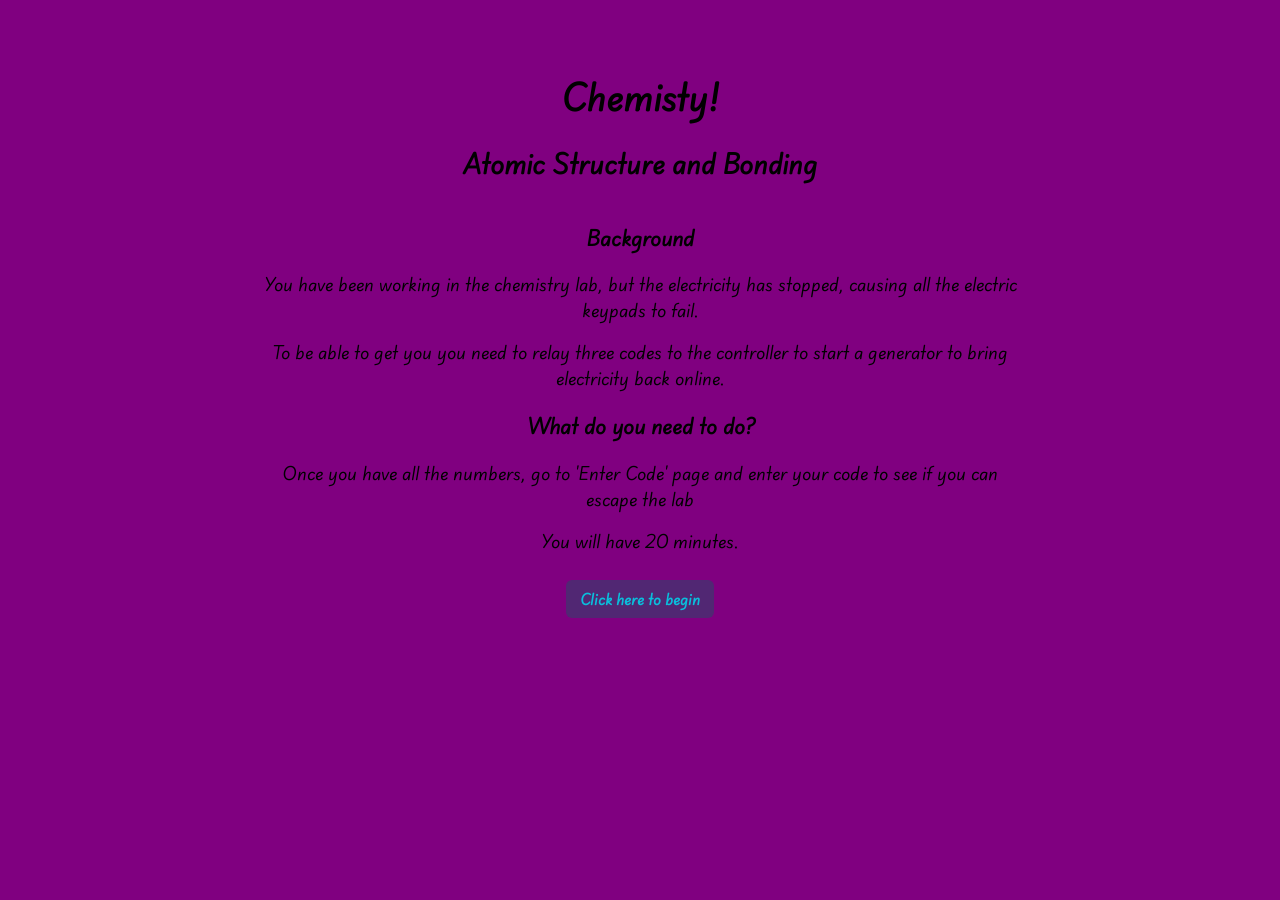
<file: index.html>
<!DOCTYPE html>
<html lang="en">

<head>
  <meta charset="UTF-8" />
  <meta name="viewport" content="width=device-width, initial-scale=1.0" />
  <script src="landingpage.js" defer></script>
  <title>Chemistry</title>

  <link rel="stylesheet" href="escape-room.css">
</head>

<body>
  <header class="title">
    <h1>Chemisty! </h1>
    <h2>Atomic Structure and Bonding</h2>
  </header>

  <div id="main">
    <h3>Background</h3>
    <p>You have been working in the chemistry lab, but the electricity has stopped, causing all the electric keypads to fail.</p>
    <p>To be able to get you you need to relay three codes to the controller to start a generator to bring electricity back online.</p>
    <h3>What do you need to do?</h3>
    <p>Once you have all the numbers, go to 'Enter Code' page and enter your code to see if you can escape the lab</p>
    <p>You will have 20 minutes.</p>
  </div>

  <button class="startBtn" id="startBtn">Click here to begin</button>


</body>

</html>
</file>
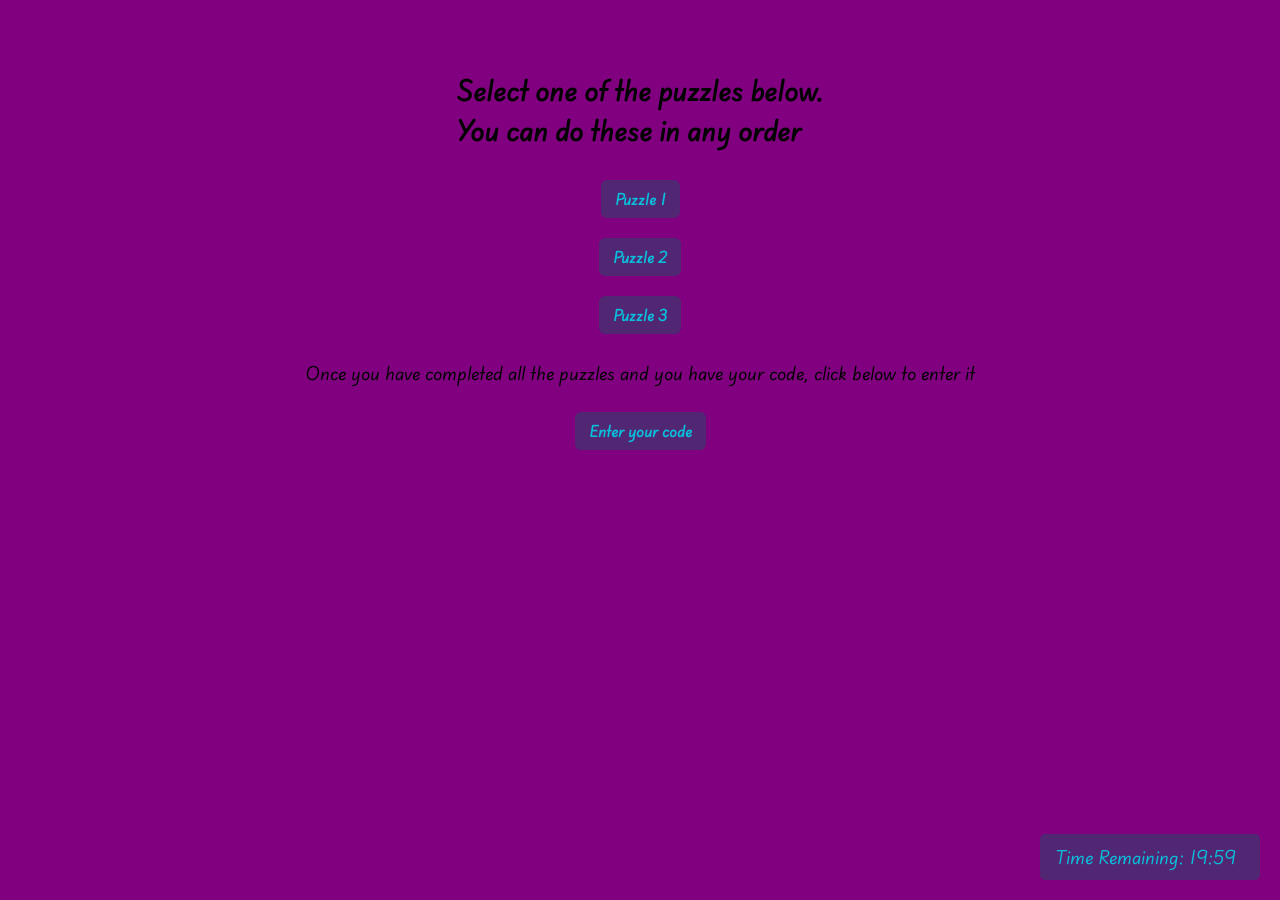
<file: contents.html>
<!DOCTYPE html>
<html lang="en">

<head>
  <meta charset="UTF-8" />
  <meta name="viewport" content="width=device-width, initial-scale=1.0" />
  <script src="contentspage.js" defer></script>
  <title>Puzzle Selector</title>


  <link rel="stylesheet" href="escape-room.css?v=2">
</head>

<body>
  <h2>Select one of the puzzles below.<br>
    You can do these in any order</h2>

  <button class="puz-btn" id="btn1">Puzzle 1</button>
  <button class="puz-btn" id="btn2">Puzzle 2</button>
  <button class="puz-btn" id="btn3">Puzzle 3</button>
  <!-- <button class="puz-btn" id="btn4">Puzzle 4</button> -->

  <p>Once you have completed all the puzzles and you have your code, click below to enter it</p>


  <button class="enter_btn" id="enter_btn">Enter your code</button>

  <div id="timer-container">
    Time Remaining: <span id="timer-display">20:00</span>
  </div>

  <div id="timeOverlay" class="overlay">
      <div class="overlay-content">
        <h1>Time is up!</h1>
        
      </div>
    </div>

</body>
</file>
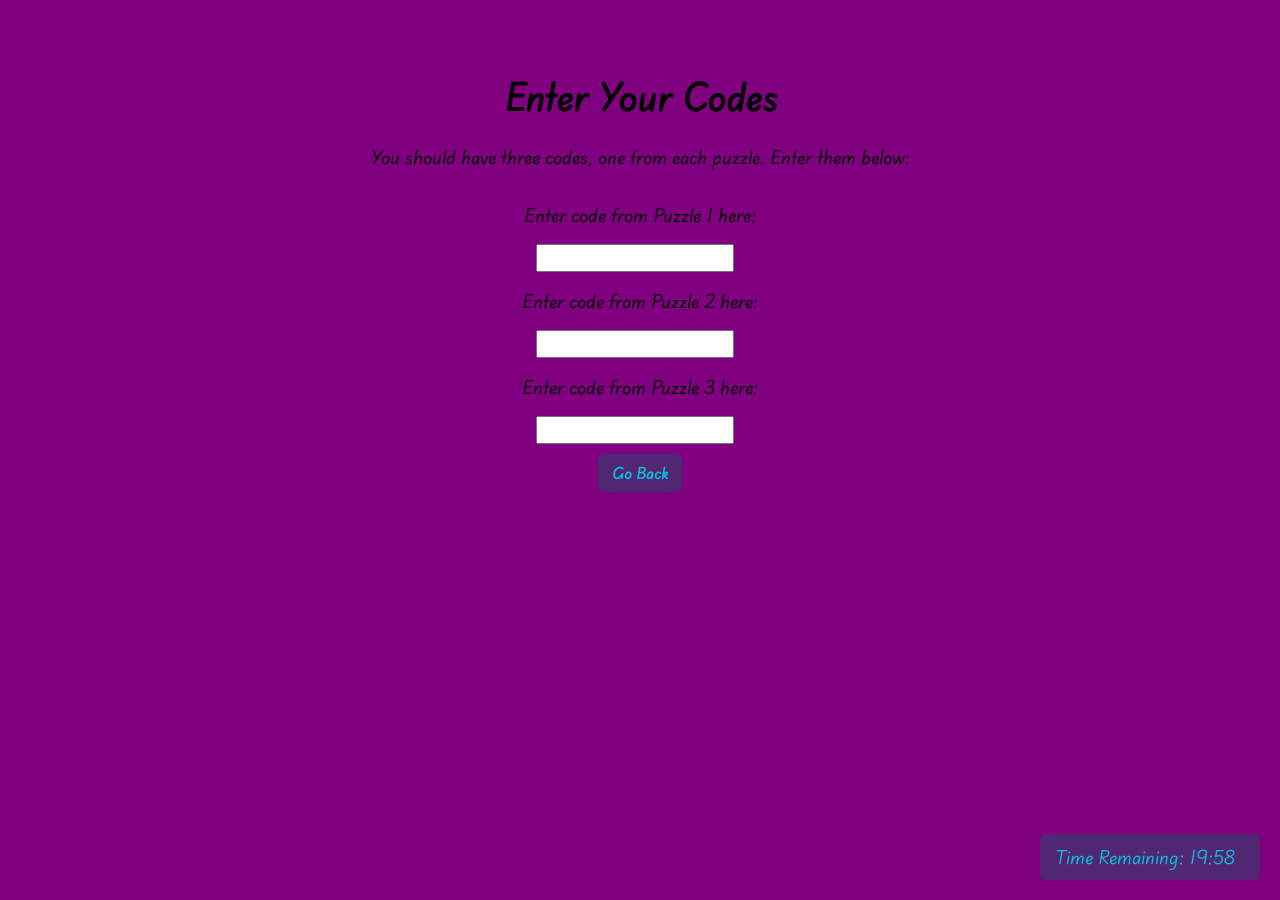
<file: entercode.html>
<!DOCTYPE html>
<html lang="en">

<head>
  <meta charset="UTF-8" />
  <meta name="viewport" content="width=device-width, initial-scale=1.0" />
  <script src="entercode.js" defer></script>
  <title>Enter Code</title>


  <link rel="stylesheet" href="escape-room.css?v=2">
</head>

<body>
  <h1>Enter Your Codes</h1>
  <p>You should have three codes, one from each puzzle. Enter them below:</p>

  <p>Enter code from Puzzle 1 here:</p>
  <span class="input-wrap">
    <input type="tel" id="numOne" maxlength="2">
    <span id="status-numOne" class="status"></span>
  </span>

  <p>Enter code from Puzzle 2 here:</p>
  <span class="input-wrap">
    <input type="tel" id="numTwo" maxlength="2">
    <span id="status-numTwo" class="status"></span>
  </span>

  <p>Enter code from Puzzle 3 here:</p>
  <span class="input-wrap">
    <input type="tel" id="numThree" maxlength="2">
    <span id="status-numThree" class="status"></span>
  </span>

  <div id="congratsOverlay" class="overlay">
    <div class="overlay-content">
      <h1>You have solved all the puzzles correctly!</h1>

      <img class="fireworks" src="Images/fireworks.gif" alt="Fireworks animation">

      <p>Congratulations, you can leave the chemistry lab</p>
    </div>
  </div>



  <!-- <input type="tel" id="numFour" maxlength="2"> -->

  <!-- <button id="Check">Check Code</button> -->

  <button class="back" id="backButton">Go Back</button>
  <div id="timer-container">
    Time Remaining: <span id="timer-display">20:00</span>

    <div id="timeOverlay" class="overlay">
      <div class="overlay-content">
        <h1>Time is up!</h1>
        <p>Please hand the tablet back to the educator or front desk.</p>
      </div>
    </div>
    
</body>
</file>
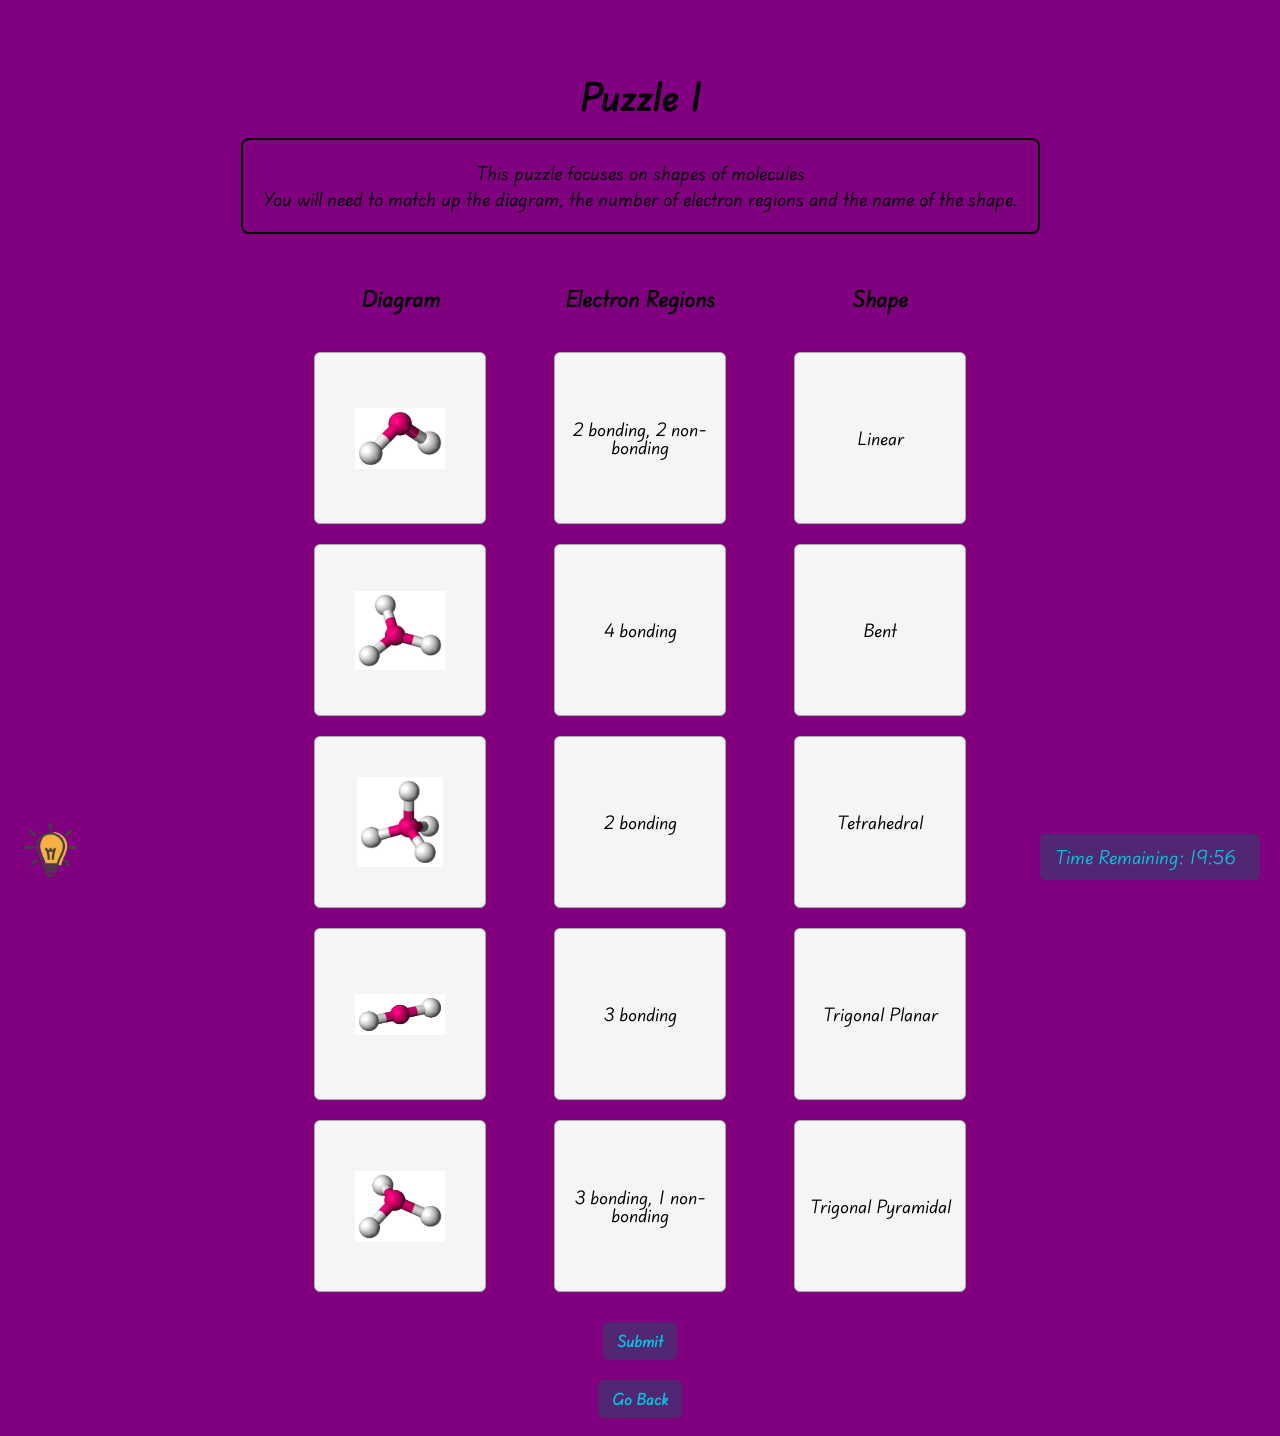
<file: puzzle1.html>
<!DOCTYPE html>
<html lang="en">

<head>
  <meta charset="UTF-8">
  <meta name="viewport" content="width=device-width, initial-scale=1.0">
  <link rel="stylesheet" href="escape-room.css?v=2">
  <script src="puzz1.js" defer></script>
  <title>Puzzle 1</title>
</head>

<body>

  <h1>Puzzle 1</h1>

  <p class="description">
    This puzzle focuses on shapes of molecules<br>
    You will need to match up the diagram, the number of electron regions and the name of the shape.
  </p>

  <div class="game-container">
    <div class="column" id="pictures">
      <h3>Diagram</h3>
    </div>
    <div class="column" id="descriptions">
      <h3>Electron Regions</h3>
    </div>
    <div class="column" id="names">
      <h3>Shape</h3>
    </div>
  </div>

  <div id="result"></div>
  <button id="submitBtn">Submit</button>

  <!-- Elements that must appear ABOVE overlays -->
  <div id="number"></div>
  <button class="back" id="backButton">Go Back</button>

  <img id="hintBtn" src="Images/Hint.png" class="hintBtn" style="cursor: pointer;">
  <div id="hint">
    These are all to do with shapes.  Remember CRABSA to work out the shape.
  </div>

  <div id="timer-container">
    Time Remaining: <span id="timer-display">20:00</span>
  </div>

  <!-- OVERLAYS MUST BE INSIDE BODY -->
  <div id="overlay"></div>

  <div id="timeOverlay" class="overlay">
    <div class="overlay-content">
      <h1>Time is up!</h1>
    </div>
  </div>

</body>
</html>
</file>
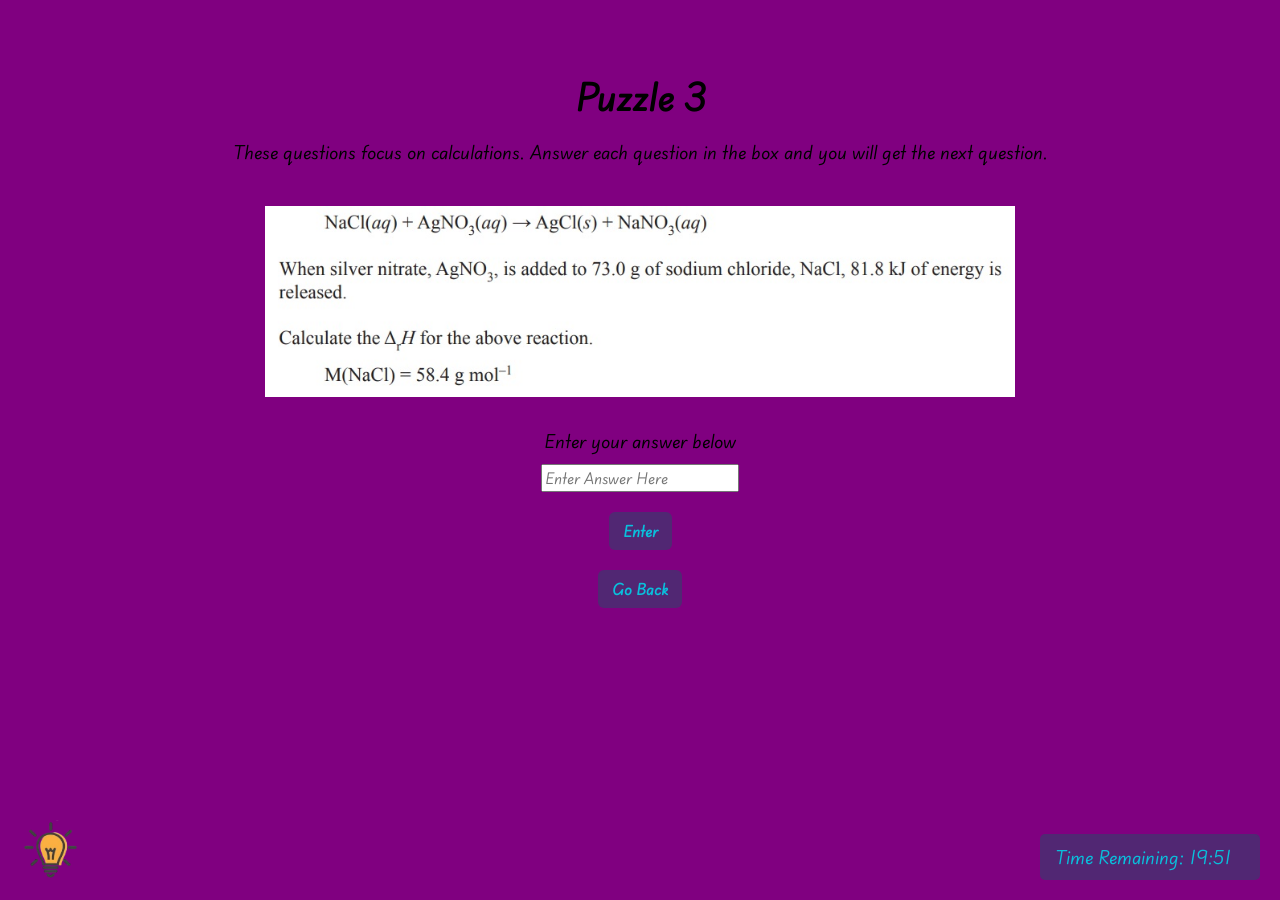
<file: puzzle3.html>
<!DOCTYPE html>
<html lang="en">

<head>
  <meta charset="UTF-8" />
  <meta name="viewport" content="width=device-width, initial-scale=1.0" />
  <title>Puzzle Three</title>

  <script src="puzz3.js" defer></script>
  <link rel="stylesheet" href="escape-room.css?v=2">
</head>

<body>

  <div class="inst">
    <h1>Puzzle 3</h1>

  <p>These questions focus on calculations.  Answer each question in the box and you will get the next question.<p></p>
  </div>
  
  <!-- <div class="image-row"> 
    <img id="compass" src="Images/calc1.jpg"> 
    </div>  -->

  <div id="Qtn1">
    <img id="compass" src="Images/calc1.jpg"> 
   <div class="center-wrap"> Enter your answer below <input id="ans1" type="text" placeholder="Enter Answer Here"> <button id="ent1">Enter</button> </div>
  </div>

  <div id="Qtn2" style="display:none;">
    <img id="compass" src="Images/bonds.jpg"> 
       <div class="center-wrap">Enter your answer below<input id="ans2" type="text" placeholder="Enter Answer Here">
    <button id="ent2">Enter</button></div>
  </div>

  <div id="Qtn3" style="display:none;">
    <img id="compass" src="Images/rocket.jpg">     
    <div class="center-wrap"> Enter your answer below<input id="ans3" type="text" placeholder="Enter Answer Here">
    <button id="ent3">Enter</button></div>

  </div>

  <img id="hintBtn" src="Images/Hint.png" style="cursor: pointer;" class="hintBtn">

  <div id="number"></div>

   <div id="hint"> \
    
  </div>


  <button class="back" id="backButton">Go Back</button>
  <div id="overlay"></div>

  <div id="timer-container">
    Time Remaining: <span id="timer-display">20:00</span>
  </div>

  <div id="timeOverlay" class="overlay">
      <div class="overlay-content">
        <h1>Time is up!</h1>
      </div>
    </div>
</body>
</file>
<file: escape-room.css>
body {
  background: purple !important;
}

#timer-container {
  position: fixed;
  /* Makes it stay in the same spot even when scrolling */
  bottom: 20px;
  /* 20 pixels from the bottom of the page */
  right: 20px;
  /* 20 pixels from the right of the page */
  background-color: #512773;
  color: #0abfdc;
  padding: 10px 15px;
  border-radius: 5px;
  z-index: 10000;
  /* Ensures it is above other content */
  font-family: myFont;
  width: 190px;
  
}

.description {
  width: auto;
  margin: 10px;
  padding: 20px;
  border: 2px solid black;
  text-align: center;
  border-radius: 8px;
}


body {
  font-family: Arial, sans-serif;
  background: #f4f4f4;
  margin-top: 50px;
  padding: 0;
  display: flex;
  flex-direction: column;
  align-items: center;
}

h1 {
  margin-top: 20px;
  margin-bottom: 5px;
}

#subtitle {
  margin-bottom: 20px;
  color: #020000;
}

#game-container {
  max-width: 600px;
  width: 100%;
  padding: 10px;
  box-sizing: border-box;
}

#grid {
  display: grid;
  grid-template-columns: repeat(4, 1fr);
  gap: 10px;
  margin-bottom: 20px;
}


.card {
  background: white;
  border: 2px solid #ccc;
  border-radius: 8px;
  padding: 15px;
  text-align: center;
  cursor: pointer;
  user-select: none;
  transition: transform 0.1s, border-color 0.2s, background-color 0.2s;
}

.card:hover {
  transform: translateY(-2px);
  border-color: #999;
}



.card.selected {
  border-color: #0077ff;
  background-color: #e6f0ff;
}

.card.solved {
  cursor: default;
  border-color: #444;
  background-color: #ddd;
  color: #333;
}

#controls {
  display: flex;
  justify-content: space-between;
  align-items: center;
  margin-bottom: 15px;
  gap: 10px;
  flex-wrap: wrap;
}

/* Tablet portrait: 600â€“1024px width, portrait orientation */
@media (min-width: 800px) and (max-width: 1340px) and (orientation: portrait) {

  #grid {
    grid-template-columns: repeat(4, 1fr); /* still 4x4 */
    margin: 25px;
  }

  .card {
    height: 75px;        /* taller cards */
    padding: 10px;        /* slightly tighter padding */
    font-size: 0.8rem;    /* smaller text */
    display: flex;
    justify-content: center;
    align-items: center;
  }
}


#status {
  font-size: 0.95rem;
  color: #333;
}

#message {
  margin-top: 5px;
  min-height: 1.2em;
}

button {
  padding: 8px 14px;
  border-radius: 6px;
  border: none;
  cursor: pointer;
  background-color: #512773;
  color: #0abfdc;
  font-weight: bold;
  transition: background-color 0.2s, transform 0.1s, opacity 0.2s;
  height: auto;
  width: auto;
  margin: 10px;
  /* adds space between buttons */
}

button:hover {
  transform: translateY(-2px);
}

button:disabled {
  opacity: 0.5;
  cursor: not-allowed;
  transform: none;
}

#found-groups {
  margin-top: 10px;
}

.group-row {
  background: #fff;
  border-radius: 8px;
  padding: 8px 10px;
  margin-bottom: 8px;
  /* border-left: 5px solid #0077ff; */
  font-size: 0.95rem;
}

.group-title {
  font-weight: bold;
}

.group-items {
  font-size: 0.9rem;
  color: #555;
}

#attempts-remaining {
  font-weight: bold;
}

@media (max-width: 500px) {
  .card {
    padding: 10px;
    font-size: 0.9rem;
  }
}

.game-container {
  display: flex;
  justify-content: center;      /* center the 3 columns */
  align-items: flex-start;
  gap: 40px;                    /* default spacing */
  width: 100%;
  max-width: 900px;             /* keeps centered under .description */
  margin: 0 auto;
  padding: 20px 0;
}

.column {
  display: flex;
  flex-direction: column;
  align-items: center;
  gap: 20px;

  width: 200px;                 
  flex-shrink: 0;              
}

 .item {
  width: 150px;
  height: 150px;
  border: 1px solid #aaa;
  padding: 10px;
  background: #f5f5f5;
  border-radius: 6px;

  display: flex;
  flex-direction: column;
  justify-content: center;
  align-items: center;

  text-align: center;
  overflow-wrap: break-word;
  word-wrap: break-word;
  hyphens: auto;

  /* NEW: auto-shrink text so it always fits */
  font-size: clamp(0.7rem, 1.2vw, 1rem);
  line-height: 1.2;
}

.item img {
width: 90px;
height: 90px;
object-fit: contain; /* shows the whole image */
border-radius: 4px;
}



@media (orientation: portrait) and (max-width: 1100px) {
  .game-container {
    max-width: 750px;   /* slightly narrower overall */
    gap: 25px;          /* reduced spacing but still visible */
  }

  .column {
    width: 170px;       /* slightly narrower columns */
  }

  .item {
    width: 140px;
    height: 140px;
    font-size: clamp(0.65rem, 1.8vw, 0.9rem);
  }

  .item img {
    width: 115px;
    height: 115px;
  }
}



.item.selected {
  border: 3px solid #4CAF50;
  background-color: #e8ffe8;
  transform: scale(1.05);
  z-index: 10;

}

.item.locked {
  opacity: 0.4;
  pointer-events: none;
  background-color: #ccc;
  border: 2px solid #999;
}

#hintBtn {
  position: fixed;
  bottom: 20px;
  left: 20px;
  width: 60px;
  height: 60px;
  cursor: pointer;
  z-index: 1000;
}

#hint {
  position: fixed;
  bottom: 20px;
  left: 100px;
  /* appears to the right of the button */
  background: #f0f0f0;
  /* border-left: 4px solid #4a90e2; */
  padding: 20px 20px 20px 35px;
  display: none;
  max-width: 300px;
  border-radius: 6px;
  z-index: 999999;
}


@font-face {
  font-family: myFont;
  src: url(PlaywriteNZBasic-VariableFont_wght.ttf);
}

* {
  font-family: myFont, Arial, Helvetica, sans-serif;
}

.image-row {
  display: flex;
  align-items: center;
  gap: 100px;
}

#compass {
  height: auto;
  width: 750px;
  padding-bottom: 25px;
  padding-top: 25px;
}

@media (orientation: portrait) and (max-width: 1100px) {
  #compass {
    width: 90%;        /* scales with screen width */
    max-width: 500px;  /* prevents it from getting too large */
    padding-top: 20px;
    padding-bottom: 20px;
  }
}


.center-wrap {
  display: flex;
  flex-direction: column;
  align-items: center;
  gap: 10px;
}

#ans2 {
  width: 200px;
}

.inst {
  text-align: center;
}

#Qtn1 {
  text-align: center;
}

#Qtn2 {
  text-align: center;
}

#Qtn3 {
  text-align: center;
}

#main {
  text-align: center;
  padding-left: 20%;
  padding-right: 20%;
}

.title {
  text-align: center;
}


#number {
  display: none;
  position: fixed;              /* was absolute */
  top: 50%;
  left: 50%;
  transform: translate(-50%, -50%);
  font-size: 120px;
  color: #512773;
  font-weight: bold;
  background-color: #0abfdc;
  border: 10px solid black;
  border-radius: 15px;
  padding: 20px 40px;
  min-width: 200px;
  text-align: center;
  pointer-events: none;
  z-index: 13000;               /* ABOVE .overlay and #overlay (9999) */
}

#message{
  text-align: center;
}

#overlay {
    position: fixed;
    top: 0;
    left: 0;
    width: 100%;
    height: 100%;
    background: rgba(0,0,0,0.7);
    display: none;
    justify-content: center;
    align-items: center;
    z-index: 9999;
}

#backButton {
  position: relative !important;   /* keeps it in normal flow */
  z-index: 12000 !important;       /* above overlay */
  margin-top: 10px;                /* spacing under Submit */
}
    
.input-wrap {
  display: inline-flex;
  align-items: center;
  gap: 10px;
}

.status {
  font-size: 24px;
  color: red; /* default */
}

.correct {
  color: green;
}

.incorrect {
  color: red;
}


.fireworks {
  width: 600px;

}

.overlay {
    position: fixed;
    top: 0;
    left: 0;
    width: 100%;
    height: 100%;
    background: rgba(0,0,0,0.8);
    display: none; /* hidden by default */
    justify-content: center;
    align-items: center;
    z-index: 9999;
}

.overlay-content {
    background: white;
    padding: 30px;
    border-radius: 12px;
    text-align: center;
    max-width: 500px;
    width: 90%;
}

.fireworks {
    width: 250px;
    margin: 20px 0;
}

.overlay-content {
    background: #512773;
    padding: 30px;
    border-radius: 12px;
    text-align: center;
    max-width: 400px;
    width: 90%;
    color: #0abfdc;
}
</file>
